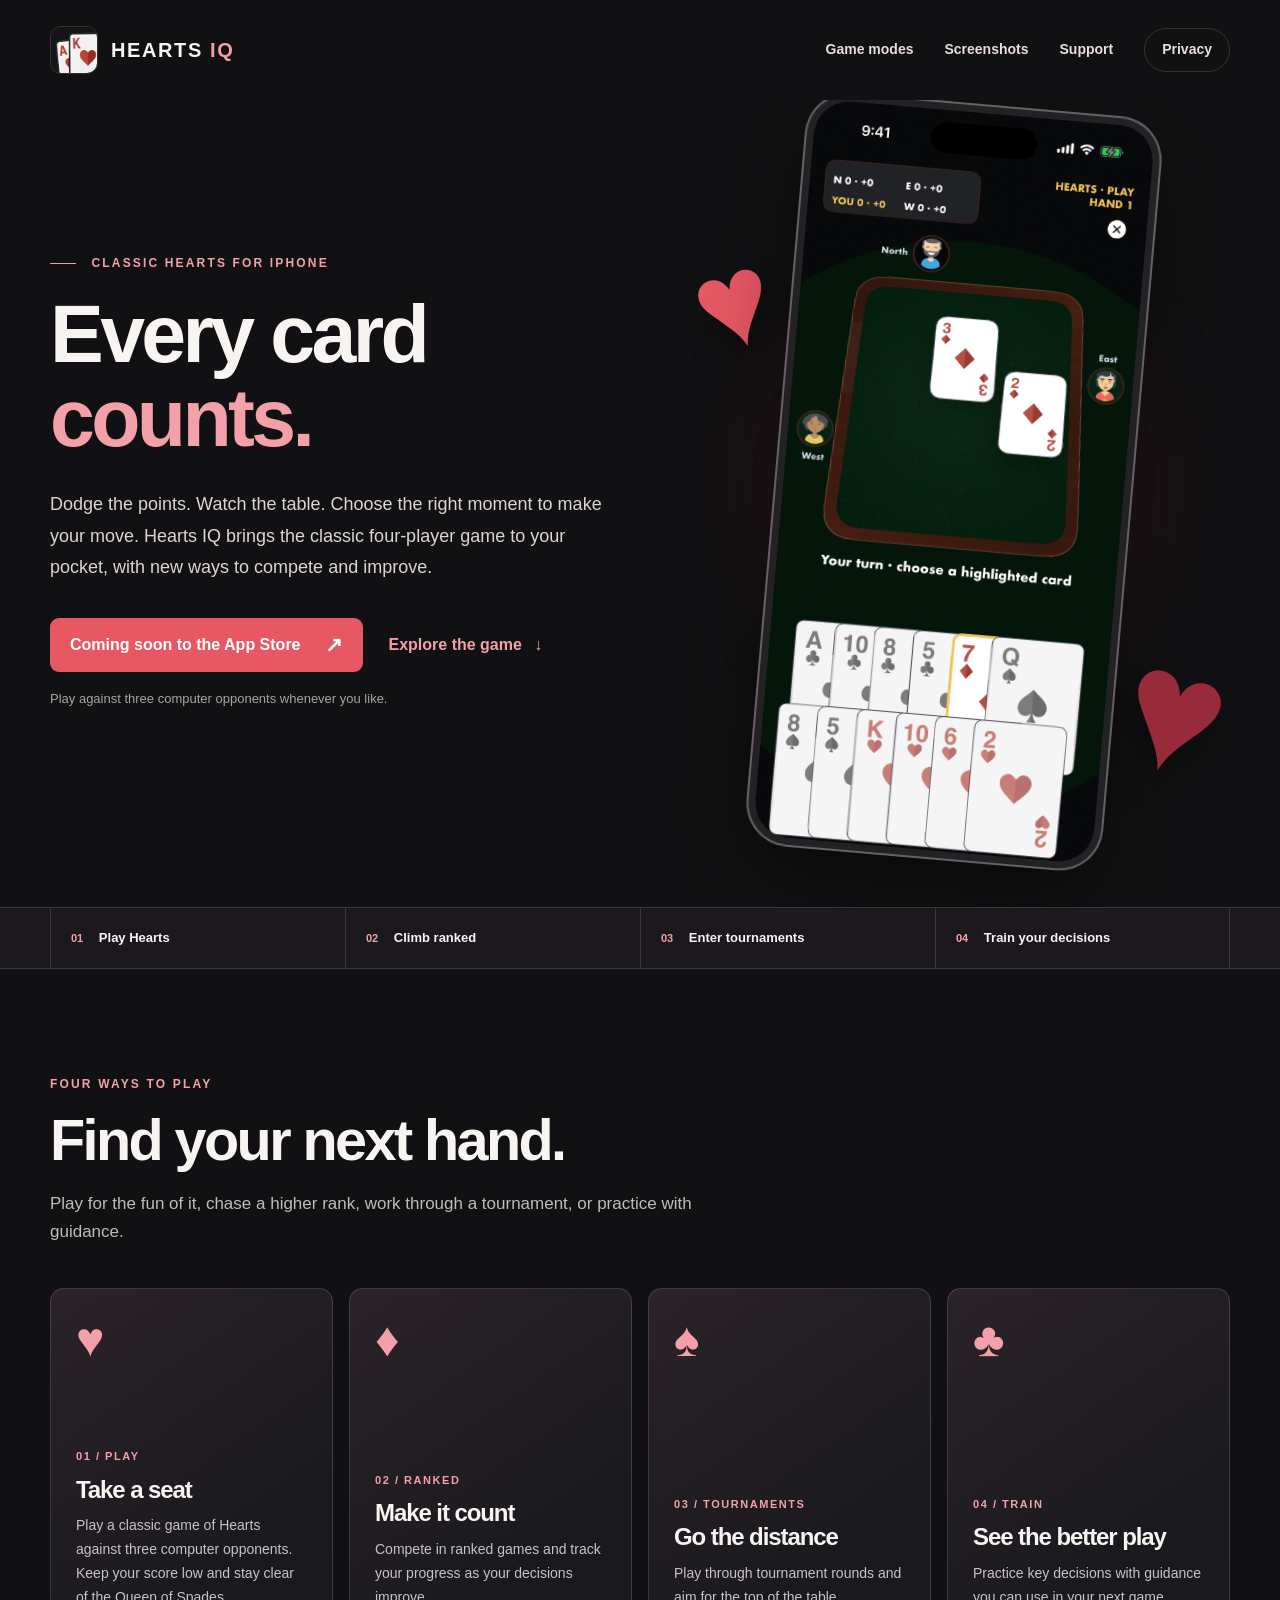
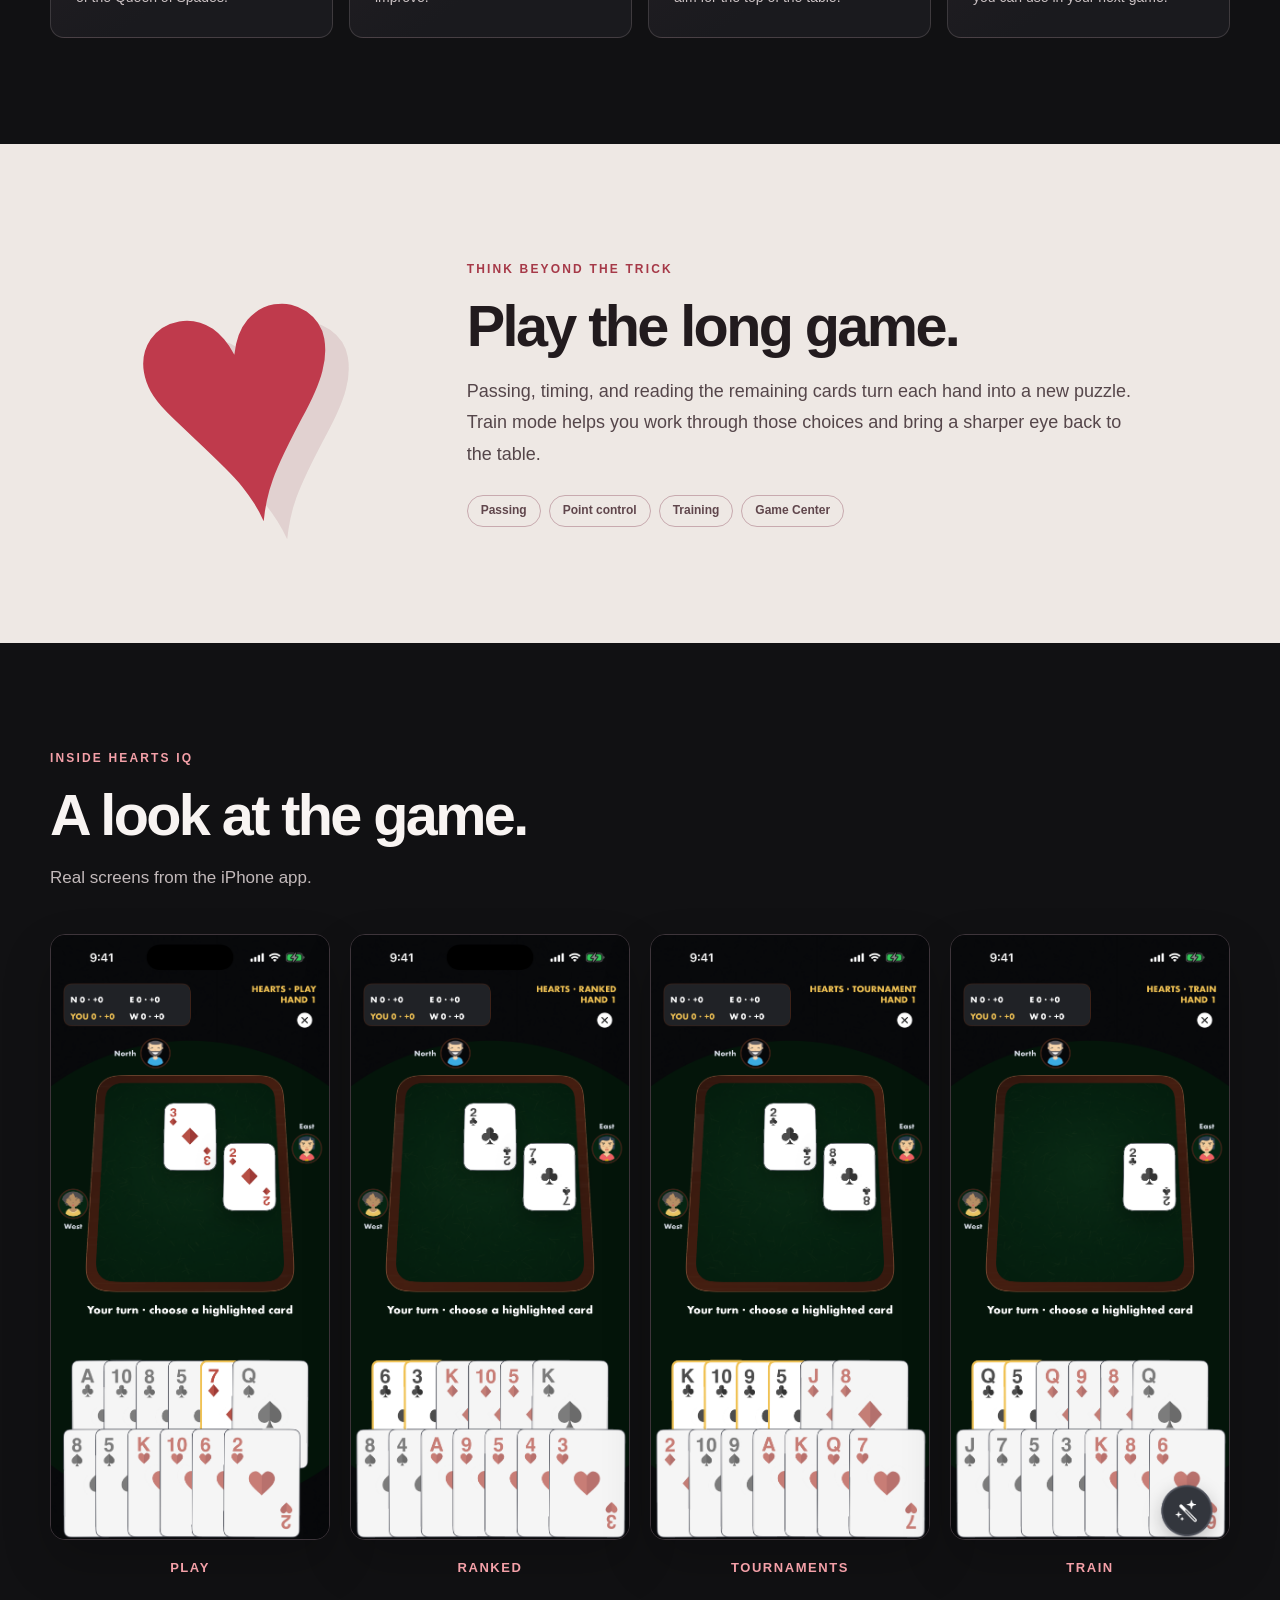
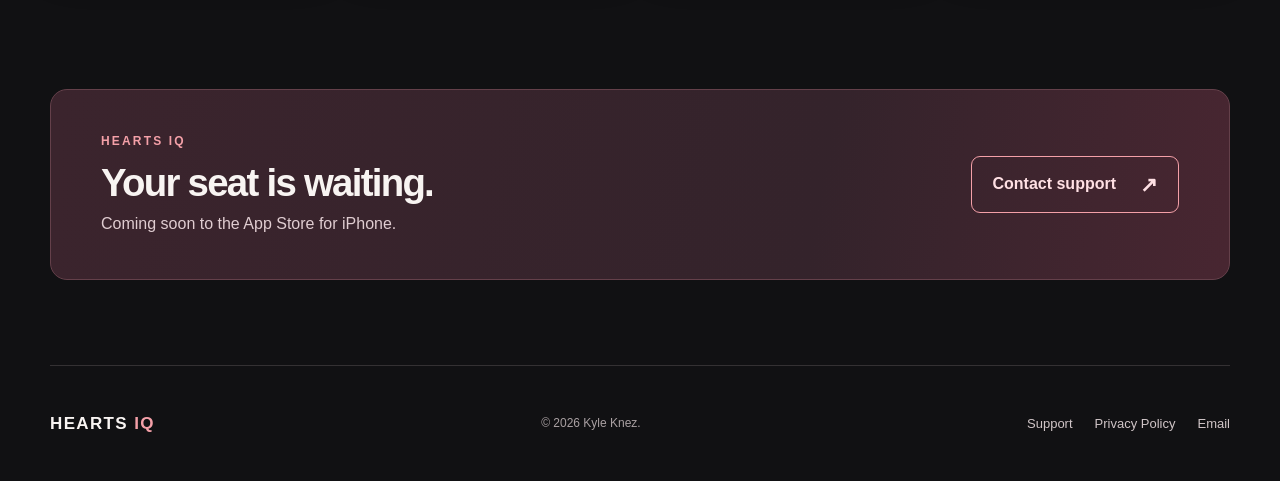
<file: index.html>
<!doctype html>
<html lang="en">
<head>
  <meta charset="utf-8">
  <meta name="viewport" content="width=device-width, initial-scale=1">
  <meta name="theme-color" content="#111113">
  <meta name="description" content="Hearts IQ for iPhone. Play classic Hearts, compete in ranked games and tournaments, and sharpen your decisions in Train mode.">
  <meta property="og:type" content="website">
  <meta property="og:title" content="Hearts IQ | Every card counts">
  <meta property="og:description" content="Play Hearts your way: classic games, ranked competition, tournaments, and training.">
  <meta property="og:image" content="https://knezzy.github.io/hearts-iq-web/site-assets/app-icon.png">
  <meta property="og:url" content="https://knezzy.github.io/hearts-iq-web/">
  <link rel="canonical" href="https://knezzy.github.io/hearts-iq-web/">
  <link rel="icon" type="image/png" href="site-assets/app-icon.png">
  <link rel="stylesheet" href="site-assets/styles.css">
  <title>Hearts IQ | Every card counts</title>
</head>
<body>
  <a class="skip-link" href="#main">Skip to content</a>
  <header class="site-header wrap">
    <a class="brand" href="index.html" aria-label="Hearts IQ home"><img src="site-assets/app-icon.png" width="48" height="48" alt=""><span>HEARTS <b>IQ</b></span></a>
    <nav aria-label="Main navigation">
      <a href="#modes">Game modes</a>
      <a href="#screenshots">Screenshots</a>
      <a href="support.html">Support</a>
      <a class="nav-pill" href="privacy-policy.html">Privacy</a>
    </nav>
  </header>

  <main id="main">
    <section class="hero wrap" aria-labelledby="hero-title">
      <div class="hero-copy">
        <p class="eyebrow"><span class="eyebrow-line"></span> Classic Hearts for iPhone</p>
        <h1 id="hero-title">Every card<br><em>counts.</em></h1>
        <p class="lede">Dodge the points. Watch the table. Choose the right moment to make your move. Hearts IQ brings the classic four-player game to your pocket, with new ways to compete and improve.</p>
        <div class="hero-actions">
          <span class="primary-cta" aria-label="Coming soon to the App Store">Coming soon to the App Store <span aria-hidden="true">↗</span></span>
          <a class="text-cta" href="#modes">Explore the game <span aria-hidden="true">↓</span></a>
        </div>
        <p class="hero-note">Play against three computer opponents whenever you like.</p>
      </div>
      <div class="hero-visual">
        <div class="visual-glow" aria-hidden="true"></div>
        <span class="floating-heart heart-one" aria-hidden="true">♥</span>
        <div class="hero-phone"><img src="site-assets/play.png" alt="Hearts IQ play screen with a four-player card table and a hand of cards" width="1206" height="2622"></div>
        <span class="floating-heart heart-two" aria-hidden="true">♥</span>
      </div>
    </section>

    <div class="highlight-bar"><div class="wrap highlight-inner" aria-label="Game highlights">
      <span><b>01</b> Play Hearts</span><span><b>02</b> Climb ranked</span><span><b>03</b> Enter tournaments</span><span><b>04</b> Train your decisions</span>
    </div></div>

    <section id="modes" class="section wrap" aria-labelledby="modes-title">
      <div class="section-intro"><p class="eyebrow">Four ways to play</p><h2 id="modes-title">Find your next hand.</h2><p>Play for the fun of it, chase a higher rank, work through a tournament, or practice with guidance.</p></div>
      <div class="mode-grid">
        <article class="mode-card"><span class="mode-symbol" aria-hidden="true">♥</span><span class="mode-number">01 / PLAY</span><h3>Take a seat</h3><p>Play a classic game of Hearts against three computer opponents. Keep your score low and stay clear of the Queen of Spades.</p></article>
        <article class="mode-card"><span class="mode-symbol" aria-hidden="true">♦</span><span class="mode-number">02 / RANKED</span><h3>Make it count</h3><p>Compete in ranked games and track your progress as your decisions improve.</p></article>
        <article class="mode-card"><span class="mode-symbol" aria-hidden="true">♠</span><span class="mode-number">03 / TOURNAMENTS</span><h3>Go the distance</h3><p>Play through tournament rounds and aim for the top of the table.</p></article>
        <article class="mode-card"><span class="mode-symbol" aria-hidden="true">♣</span><span class="mode-number">04 / TRAIN</span><h3>See the better play</h3><p>Practice key decisions with guidance you can use in your next game.</p></article>
      </div>
    </section>

    <section class="strategy-section" aria-labelledby="strategy-title"><div class="wrap strategy-grid">
      <div class="strategy-mark" aria-hidden="true">♥</div>
      <div><p class="eyebrow">Think beyond the trick</p><h2 id="strategy-title">Play the long game.</h2><p>Passing, timing, and reading the remaining cards turn each hand into a new puzzle. Train mode helps you work through those choices and bring a sharper eye back to the table.</p><div class="strategy-tags"><span>Passing</span><span>Point control</span><span>Training</span><span>Game Center</span></div></div>
    </div></section>

    <section id="screenshots" class="section wrap screenshots-section" aria-labelledby="shots-title">
      <div class="section-intro"><p class="eyebrow">Inside Hearts IQ</p><h2 id="shots-title">A look at the game.</h2><p>Real screens from the iPhone app.</p></div>
      <div class="screenshot-grid">
        <figure><img src="site-assets/play.png" alt="Hearts IQ Play mode card table" loading="lazy" width="1206" height="2622"><figcaption>Play</figcaption></figure>
        <figure><img src="site-assets/ranked.png" alt="Hearts IQ Ranked mode" loading="lazy" width="1206" height="2622"><figcaption>Ranked</figcaption></figure>
        <figure><img src="site-assets/tournaments.png" alt="Hearts IQ Tournaments mode" loading="lazy" width="1206" height="2622"><figcaption>Tournaments</figcaption></figure>
        <figure><img src="site-assets/train.png" alt="Hearts IQ Train mode" loading="lazy" width="1206" height="2622"><figcaption>Train</figcaption></figure>
      </div>
    </section>

    <section class="closing wrap" aria-labelledby="closing-title"><div class="closing-card"><div><p class="eyebrow">Hearts IQ</p><h2 id="closing-title">Your seat is waiting.</h2><p>Coming soon to the App Store for iPhone.</p></div><a class="outline-cta" href="support.html">Contact support <span aria-hidden="true">↗</span></a></div></section>
  </main>
  <footer class="site-footer wrap"><a class="footer-brand" href="index.html">HEARTS <b>IQ</b></a><p>© 2026 Kyle Knez.</p><div><a href="support.html">Support</a><a href="privacy-policy.html">Privacy Policy</a><a href="mailto:kyleknez4@gmail.com">Email</a></div></footer>
</body>
</html>
</file>
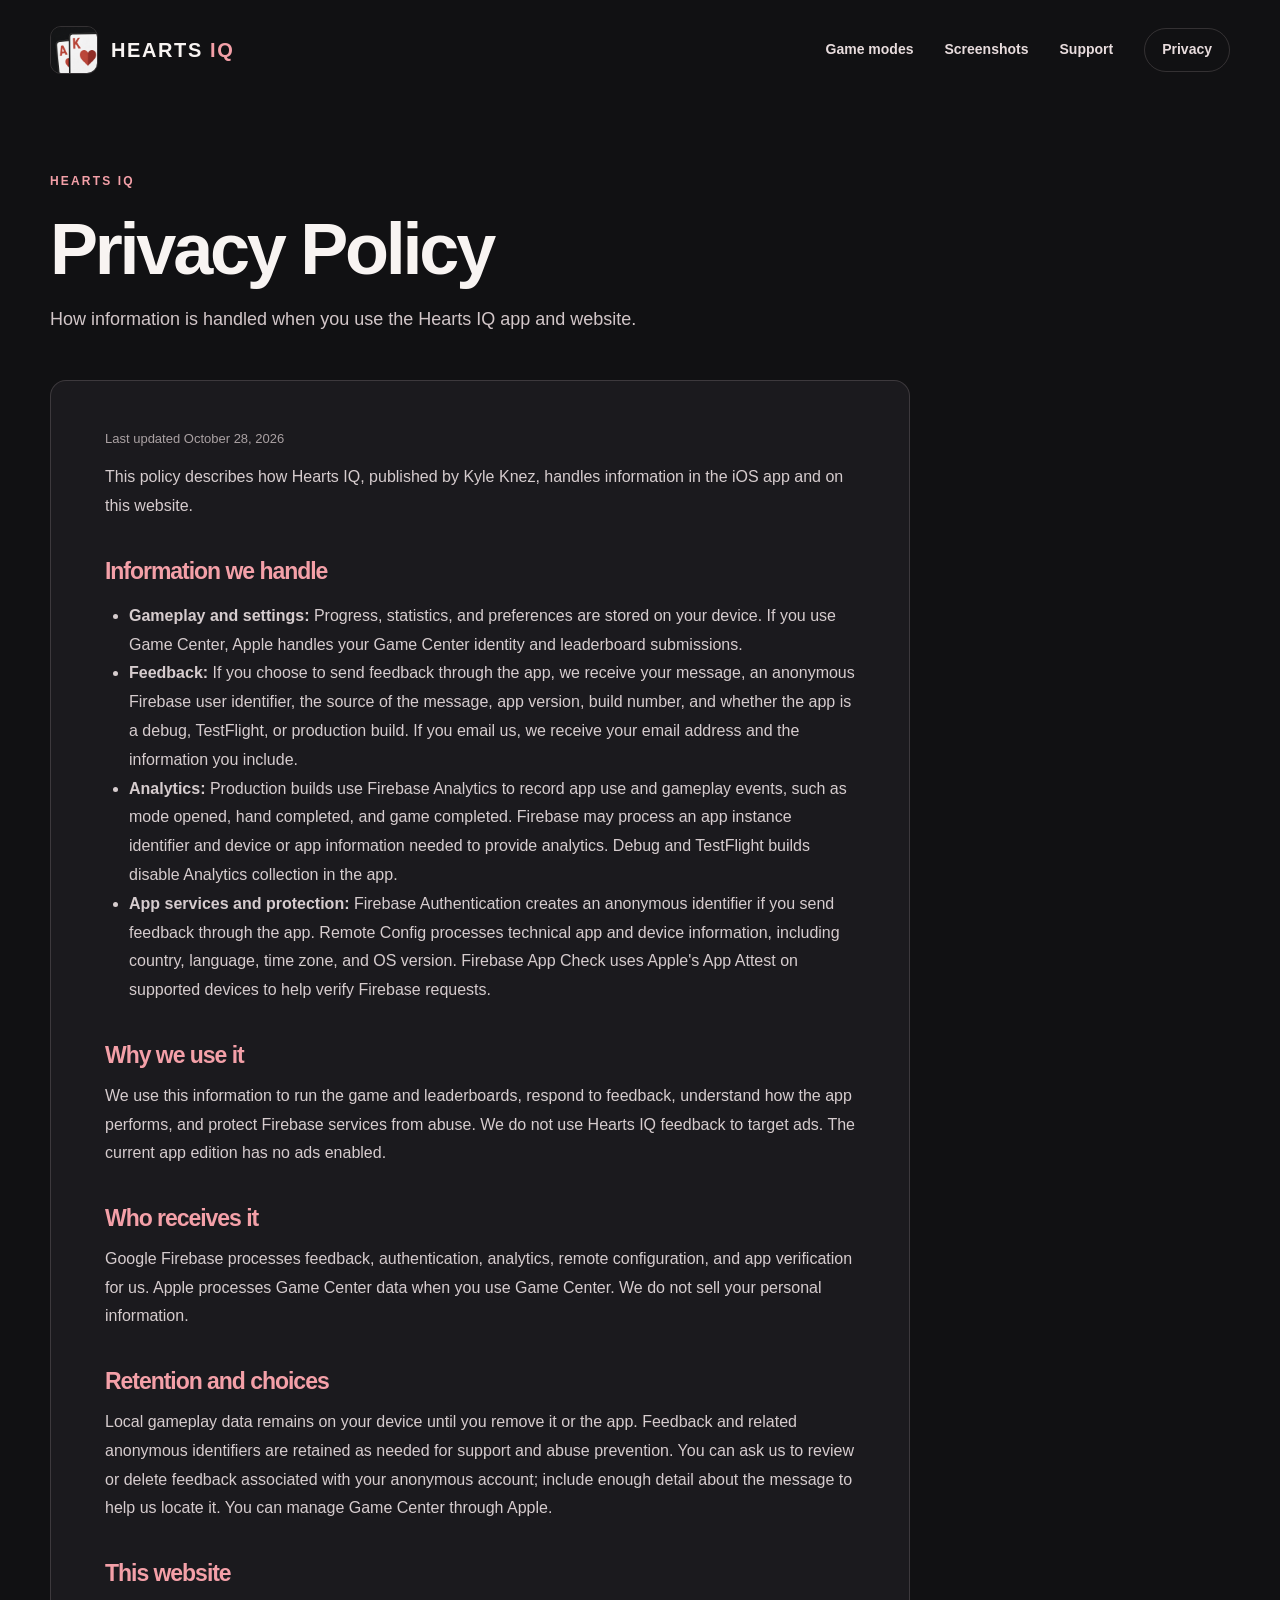
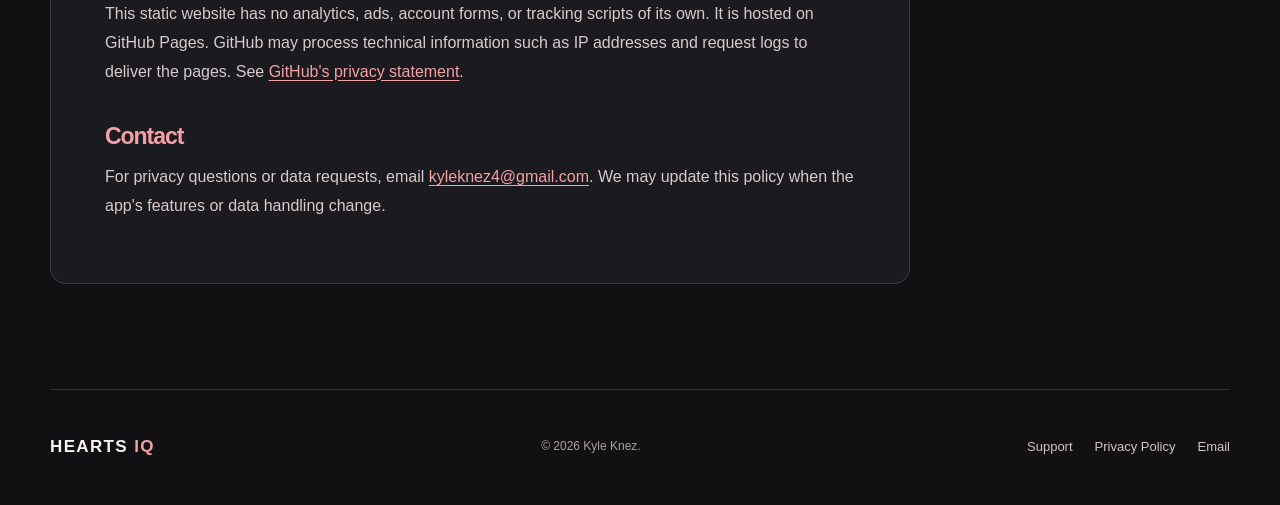
<file: privacy-policy.html>
<!doctype html>
<html lang="en">
<head>
  <meta charset="utf-8"><meta name="viewport" content="width=device-width, initial-scale=1">
  <meta name="theme-color" content="#111113">
  <meta name="description" content="Privacy Policy for the Hearts IQ iOS app and website.">
  <link rel="canonical" href="https://knezzy.github.io/hearts-iq-web/privacy-policy.html">
  <link rel="icon" type="image/png" href="site-assets/app-icon.png">
  <link rel="stylesheet" href="site-assets/styles.css">
  <title>Privacy Policy | Hearts IQ</title>
</head>
<body>
  <a class="skip-link" href="#main">Skip to content</a>
  <header class="site-header wrap">
    <a class="brand" href="index.html" aria-label="Hearts IQ home"><img src="site-assets/app-icon.png" width="48" height="48" alt=""><span>HEARTS <b>IQ</b></span></a>
    <nav aria-label="Main navigation"><a href="index.html#modes">Game modes</a><a href="index.html#screenshots">Screenshots</a><a href="support.html">Support</a><a class="nav-pill" href="privacy-policy.html" aria-current="page">Privacy</a></nav>
  </header>
  <main id="main" class="subpage-main wrap">
    <div class="page-heading"><p class="eyebrow">Hearts IQ</p><h1>Privacy Policy</h1><p>How information is handled when you use the Hearts IQ app and website.</p></div>
    <article class="content-card">
      <p class="meta">Last updated October 28, 2026</p>
      <p>This policy describes how Hearts IQ, published by Kyle Knez, handles information in the iOS app and on this website.</p>
      <h2>Information we handle</h2>
      <ul>
        <li><strong>Gameplay and settings:</strong> Progress, statistics, and preferences are stored on your device. If you use Game Center, Apple handles your Game Center identity and leaderboard submissions.</li>
        <li><strong>Feedback:</strong> If you choose to send feedback through the app, we receive your message, an anonymous Firebase user identifier, the source of the message, app version, build number, and whether the app is a debug, TestFlight, or production build. If you email us, we receive your email address and the information you include.</li>
        <li><strong>Analytics:</strong> Production builds use Firebase Analytics to record app use and gameplay events, such as mode opened, hand completed, and game completed. Firebase may process an app instance identifier and device or app information needed to provide analytics. Debug and TestFlight builds disable Analytics collection in the app.</li>
        <li><strong>App services and protection:</strong> Firebase Authentication creates an anonymous identifier if you send feedback through the app. Remote Config processes technical app and device information, including country, language, time zone, and OS version. Firebase App Check uses Apple's App Attest on supported devices to help verify Firebase requests.</li>
      </ul>
      <h2>Why we use it</h2>
      <p>We use this information to run the game and leaderboards, respond to feedback, understand how the app performs, and protect Firebase services from abuse. We do not use Hearts IQ feedback to target ads. The current app edition has no ads enabled.</p>
      <h2>Who receives it</h2>
      <p>Google Firebase processes feedback, authentication, analytics, remote configuration, and app verification for us. Apple processes Game Center data when you use Game Center. We do not sell your personal information.</p>
      <h2>Retention and choices</h2>
      <p>Local gameplay data remains on your device until you remove it or the app. Feedback and related anonymous identifiers are retained as needed for support and abuse prevention. You can ask us to review or delete feedback associated with your anonymous account; include enough detail about the message to help us locate it. You can manage Game Center through Apple.</p>
      <h2>This website</h2>
      <p>This static website has no analytics, ads, account forms, or tracking scripts of its own. It is hosted on GitHub Pages. GitHub may process technical information such as IP addresses and request logs to deliver the pages. See <a href="https://docs.github.com/en/site-policy/privacy-policies/github-general-privacy-statement" target="_blank" rel="noopener noreferrer">GitHub's privacy statement</a>.</p>
      <h2>Contact</h2>
      <p>For privacy questions or data requests, email <a href="mailto:kyleknez4@gmail.com?subject=Hearts%20IQ%20Privacy">kyleknez4@gmail.com</a>. We may update this policy when the app's features or data handling change.</p>
    </article>
  </main>
  <footer class="site-footer wrap"><a class="footer-brand" href="index.html">HEARTS <b>IQ</b></a><p>© 2026 Kyle Knez.</p><div><a href="support.html">Support</a><a href="privacy-policy.html">Privacy Policy</a><a href="mailto:kyleknez4@gmail.com">Email</a></div></footer>
</body>
</html>
</file>
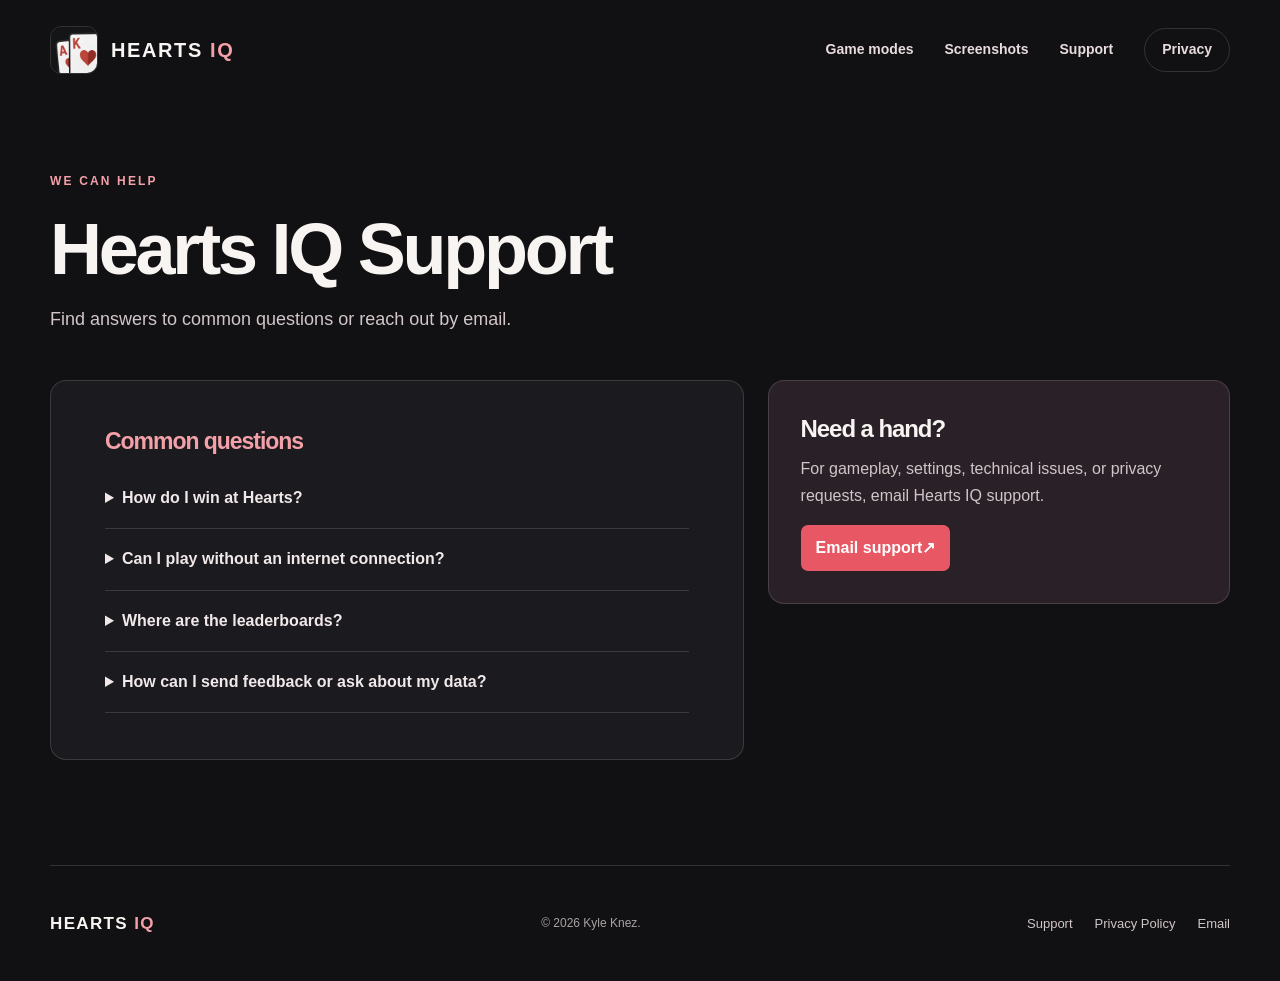
<file: support.html>
<!doctype html>
<html lang="en">
<head>
  <meta charset="utf-8"><meta name="viewport" content="width=device-width, initial-scale=1">
  <meta name="theme-color" content="#111113">
  <meta name="description" content="Support for Hearts IQ on iPhone: gameplay, Game Center, and privacy help.">
  <link rel="canonical" href="https://knezzy.github.io/hearts-iq-web/support.html">
  <link rel="icon" type="image/png" href="site-assets/app-icon.png">
  <link rel="stylesheet" href="site-assets/styles.css">
  <title>Support | Hearts IQ</title>
</head>
<body>
  <a class="skip-link" href="#main">Skip to content</a>
  <header class="site-header wrap">
    <a class="brand" href="index.html" aria-label="Hearts IQ home"><img src="site-assets/app-icon.png" width="48" height="48" alt=""><span>HEARTS <b>IQ</b></span></a>
    <nav aria-label="Main navigation"><a href="index.html#modes">Game modes</a><a href="index.html#screenshots">Screenshots</a><a href="support.html" aria-current="page">Support</a><a class="nav-pill" href="privacy-policy.html">Privacy</a></nav>
  </header>
  <main id="main" class="subpage-main wrap">
    <div class="page-heading"><p class="eyebrow">We can help</p><h1>Hearts IQ Support</h1><p>Find answers to common questions or reach out by email.</p></div>
    <div class="support-grid">
      <section class="content-card" aria-labelledby="faq-title">
        <h2 id="faq-title">Common questions</h2>
        <details><summary>How do I win at Hearts?</summary><p>Keep your score as low as you can. Hearts are worth one point each and the Queen of Spades is worth thirteen. Follow suit when possible and pay attention to which cards have already been played.</p></details>
        <details><summary>Can I play without an internet connection?</summary><p>Play mode works against computer opponents. Game Center features, feedback, and other online services need a connection.</p></details>
        <details><summary>Where are the leaderboards?</summary><p>Hearts IQ uses Apple's Game Center. Make sure you are signed in to Game Center in iPhone Settings, then open the game's rankings. If a leaderboard does not load, check your connection and try again.</p></details>
        <details><summary>How can I send feedback or ask about my data?</summary><p>Email us using the address on this page. Include your iPhone model, iOS version, and a short description when reporting a technical issue. Please do not send passwords or payment details.</p></details>
      </section>
      <aside class="support-aside"><h2>Need a hand?</h2><p>For gameplay, settings, technical issues, or privacy requests, email Hearts IQ support.</p><a href="mailto:kyleknez4@gmail.com?subject=Hearts%20IQ%20Support">Email support <span aria-hidden="true">↗</span></a></aside>
    </div>
  </main>
  <footer class="site-footer wrap"><a class="footer-brand" href="index.html">HEARTS <b>IQ</b></a><p>© 2026 Kyle Knez.</p><div><a href="support.html">Support</a><a href="privacy-policy.html">Privacy Policy</a><a href="mailto:kyleknez4@gmail.com">Email</a></div></footer>
</body>
</html>
</file>
<file: site-assets/styles.css>
:root {
  --bg: #111113;
  --panel: #1c1b1f;
  --panel-strong: #262126;
  --text: #f8f4f2;
  --muted: #c2b9ba;
  --accent: #e75764;
  --accent-soft: #f4a0a8;
  --line: rgba(255, 231, 232, .15);
  --wrap: 1180px;
}
* { box-sizing: border-box; }
html { scroll-behavior: smooth; }
body { margin: 0; background: var(--bg); color: var(--text); font: 16px/1.65 'Avenir Next', -apple-system, BlinkMacSystemFont, 'Segoe UI', sans-serif; }
img { display: block; max-width: 100%; height: auto; }
a { color: inherit; }
a:focus-visible { outline: 2px solid var(--accent-soft); outline-offset: 5px; }
.wrap { width: min(var(--wrap), calc(100% - 48px)); margin-inline: auto; }
.skip-link { position: absolute; left: -9999px; top: 12px; z-index: 10; padding: 8px 12px; background: var(--accent); color: #fff; }
.skip-link:focus { left: 12px; }
.site-header { display: flex; align-items: center; justify-content: space-between; gap: 24px; min-height: 100px; }
.brand { display: inline-flex; align-items: center; gap: 13px; text-decoration: none; font-size: 20px; font-weight: 800; letter-spacing: .08em; white-space: nowrap; }
.brand img { border: 1px solid var(--line); border-radius: 11px; }
.brand b, .footer-brand b { color: var(--accent-soft); }
.site-header nav { display: flex; align-items: center; gap: 31px; }
.site-header nav a { text-decoration: none; color: #e8dcdd; font-size: 14px; font-weight: 600; }
.site-header nav a:hover, .site-footer a:hover { color: var(--accent-soft); }
.site-header nav .nav-pill { border: 1px solid var(--line); border-radius: 999px; padding: 9px 17px; }
h1, h2, h3, p { margin-top: 0; }
h1, h2, h3 { letter-spacing: -.045em; }
.eyebrow { margin: 0 0 20px; color: var(--accent-soft); font-size: 12px; letter-spacing: .18em; text-transform: uppercase; font-weight: 800; }
.eyebrow-line { display: inline-block; width: 26px; height: 1px; background: var(--accent-soft); vertical-align: middle; margin-right: 10px; }
.hero { display: grid; grid-template-columns: 1.04fr .96fr; align-items: center; gap: 30px; min-height: 660px; padding-top: 12px; padding-bottom: 56px; overflow: hidden; }
.hero h1 { font-size: clamp(54px, 6.3vw, 90px); line-height: 1.04; margin-bottom: 28px; font-weight: 800; }
.hero h1 em { color: var(--accent-soft); font-style: normal; }
.lede { max-width: 560px; color: #ddd3d4; font-size: 18px; line-height: 1.75; }
.hero-actions { display: flex; align-items: center; flex-wrap: wrap; gap: 26px; margin-top: 34px; }
.primary-cta, .outline-cta { display: inline-flex; align-items: center; justify-content: space-between; gap: 24px; border-radius: 9px; padding: 14px 20px; font-weight: 800; text-decoration: none; }
.primary-cta { background: var(--accent); color: #fff; cursor: default; }
.primary-cta span, .outline-cta span { font-size: 21px; line-height: 1; }
.text-cta { text-decoration: none; color: var(--accent-soft); font-weight: 700; }
.text-cta span { margin-left: 8px; }
.hero-note { margin: 16px 0 0; color: #aaa1a3; font-size: 13px; }
.hero-visual { position: relative; min-height: 610px; display: flex; justify-content: center; align-items: center; }
.visual-glow { position: absolute; inset: 10% 0; background: radial-gradient(circle, rgba(177, 45, 62, .27), transparent 65%); filter: blur(30px); }
.hero-phone { position: relative; width: min(340px, 70%); transform: rotate(5deg); filter: drop-shadow(0 34px 40px rgba(0, 0, 0, .48)); z-index: 2; }
.hero-phone img { border-radius: 35px; box-shadow: 0 0 0 7px #222124, 0 0 0 9px #676064; }
.floating-heart { position: absolute; z-index: 1; font-family: Georgia, serif; color: var(--accent); line-height: 1; text-shadow: 0 25px 30px rgba(0,0,0,.3); }
.heart-one { left: 3%; top: 17%; font-size: 130px; transform: rotate(-18deg); }
.heart-two { right: 1%; bottom: 7%; font-size: 170px; transform: rotate(17deg); color: #982b3a; z-index: 3; }
.highlight-bar { border-top: 1px solid var(--line); border-bottom: 1px solid var(--line); background: #1b191d; }
.highlight-inner { display: grid; grid-template-columns: repeat(4, 1fr); }
.highlight-inner span { padding: 19px 20px; border-left: 1px solid var(--line); font-size: 13px; font-weight: 700; white-space: nowrap; }
.highlight-inner span:last-child { border-right: 1px solid var(--line); }
.highlight-inner b { margin-right: 12px; color: var(--accent-soft); font-size: 11px; }
.section { padding-top: 106px; padding-bottom: 106px; }
.section-intro { max-width: 710px; margin-bottom: 42px; }
.section-intro .eyebrow { margin-bottom: 14px; }
.section-intro h2, .strategy-grid h2, .closing h2 { font-size: clamp(36px, 4.5vw, 59px); line-height: 1.13; margin-bottom: 16px; font-weight: 800; }
.section-intro p:not(.eyebrow) { color: var(--muted); font-size: 17px; margin-bottom: 0; }
.mode-grid { display: grid; grid-template-columns: repeat(4, 1fr); gap: 16px; }
.mode-card { min-height: 350px; padding: 27px 25px; background: linear-gradient(145deg, #2b2329, #1a1a1e 72%); border: 1px solid var(--line); border-radius: 14px; display: flex; flex-direction: column; align-items: flex-start; }
.mode-symbol { font: 48px/1 Georgia, serif; color: var(--accent-soft); margin-bottom: auto; }
.mode-number { margin-top: 35px; color: var(--accent-soft); font-size: 11px; font-weight: 800; letter-spacing: .14em; }
.mode-card h3 { font-size: 24px; line-height: 1.2; margin: 10px 0; font-weight: 800; }
.mode-card p { color: #cbc2c4; font-size: 14px; line-height: 1.7; margin-bottom: 0; }
.strategy-section { background: #eee8e4; color: #221b1e; overflow: hidden; }
.strategy-grid { display: grid; grid-template-columns: .5fr 1fr; align-items: center; gap: 35px; min-height: 450px; padding-top: 64px; padding-bottom: 64px; }
.strategy-grid .eyebrow { color: #a63948; margin-bottom: 15px; }
.strategy-grid h2 { max-width: 660px; }
.strategy-grid p:not(.eyebrow) { max-width: 680px; font-size: 18px; line-height: 1.75; color: #55464a; }
.strategy-mark { font-family: Georgia, serif; font-size: clamp(270px, 29vw, 460px); line-height: 1; color: #bf3a4c; text-align: center; text-shadow: 20px 22px 0 rgba(108, 18, 35, .1); transform: rotate(-10deg); }
.strategy-tags { display: flex; flex-wrap: wrap; gap: 8px; margin-top: 25px; }
.strategy-tags span { border: 1px solid #c8aaaf; border-radius: 999px; padding: 5px 13px; color: #60464c; font-size: 12px; font-weight: 700; }
.screenshots-section { padding-bottom: 110px; }
.screenshot-grid { display: grid; grid-template-columns: repeat(4, 1fr); gap: 20px; }
.screenshot-grid figure { margin: 0; }
.screenshot-grid img { width: 100%; border: 1px solid #3e353b; border-radius: 15px; box-shadow: 0 22px 50px rgba(0, 0, 0, .2); }
.screenshot-grid figcaption { margin-top: 17px; color: var(--accent-soft); font-size: 13px; text-transform: uppercase; letter-spacing: .12em; font-weight: 800; text-align: center; }
.closing { padding-bottom: 85px; }
.closing-card { display: flex; align-items: center; justify-content: space-between; gap: 25px; padding: 42px 50px; background: linear-gradient(100deg, #3b242d, #34232b 65%, #482631); border: 1px solid #64404a; border-radius: 17px; }
.closing-card .eyebrow { margin-bottom: 10px; }
.closing-card h2 { font-size: clamp(34px, 3vw, 45px); margin-bottom: 6px; }
.closing-card p:last-child { margin-bottom: 0; color: #e0cdd1; }
.outline-cta { border: 1px solid var(--accent-soft); color: #ffe0e4; white-space: nowrap; }
.outline-cta:hover { background: var(--accent); color: #fff; }
.site-footer { display: flex; align-items: center; justify-content: space-between; gap: 25px; min-height: 116px; border-top: 1px solid var(--line); }
.footer-brand { text-decoration: none; font-size: 17px; font-weight: 800; letter-spacing: .08em; white-space: nowrap; }
.site-footer p { margin: 0; color: #aaa1a3; font-size: 12px; }
.site-footer>div { display: flex; gap: 22px; }
.site-footer>div a { color: #d0c5c7; text-decoration: none; font-size: 13px; white-space: nowrap; }
.subpage-main { padding-top: 30px; padding-bottom: 105px; }
.page-heading { max-width: 760px; margin: 42px 0 45px; }
.page-heading h1 { margin: 0 0 18px; font-size: clamp(44px, 5.7vw, 72px); line-height: 1.05; font-weight: 800; }
.page-heading p:not(.eyebrow) { color: #d2c6c8; font-size: 18px; }
.content-card { max-width: 860px; padding: 46px 54px; background: #1b1a1e; border: 1px solid var(--line); border-radius: 16px; }
.content-card h2 { margin: 36px 0 12px; color: var(--accent-soft); font-size: 23px; line-height: 1.25; font-weight: 800; }
.content-card h2:first-child { margin-top: 0; }
.content-card p, .content-card li { color: #d6ccce; line-height: 1.8; }
.content-card ul { padding-left: 24px; }
.content-card a { color: var(--accent-soft); text-underline-offset: 3px; }
.meta { color: #aaa1a3 !important; font-size: 13px; }
.support-grid { display: grid; grid-template-columns: 1.2fr .8fr; gap: 24px; align-items: start; }
.support-grid .content-card { max-width: none; }
.support-aside { padding: 32px; background: #292127; border: 1px solid var(--line); border-radius: 16px; }
.support-aside h2 { margin: 0 0 12px; font-size: 24px; line-height: 1.3; font-weight: 800; }
.support-aside p { color: #d1c5c8; }
.support-aside a { display: inline-flex; padding: 10px 15px; background: var(--accent); color: #fff; text-decoration: none; border-radius: 7px; font-weight: 800; }
.content-card details { padding: 17px 0; border-bottom: 1px solid var(--line); }
.content-card summary { cursor: pointer; color: #f0e8e9; font-weight: 700; }
.content-card details p { margin: 12px 0 0; }
@media (max-width: 1000px) { .mode-grid, .screenshot-grid { grid-template-columns: repeat(2, 1fr); } .mode-card { min-height: 270px; } }
@media (max-width: 950px) { .hero { grid-template-columns: 1fr; min-height: 0; padding-bottom: 60px; } .hero-copy { padding-top: 40px; } .hero-visual { min-height: 490px; } .hero-phone { width: 280px; } .highlight-inner { grid-template-columns: repeat(2, 1fr); } .highlight-inner span:nth-child(n+3) { border-top: 1px solid var(--line); } .strategy-grid { grid-template-columns: .35fr 1fr; } .support-grid { grid-template-columns: 1fr; } .site-footer { flex-wrap: wrap; padding-top: 25px; padding-bottom: 25px; } }
@media (max-width: 650px) { .wrap { width: min(var(--wrap), calc(100% - 32px)); } .site-header { min-height: 80px; align-items: flex-start; padding-top: 16px; flex-direction: column; gap: 17px; } .brand img { width: 38px; height: 38px; } .brand { font-size: 17px; } .site-header nav { gap: 14px; flex-wrap: wrap; } .site-header nav a { font-size: 12px; } .site-header nav .nav-pill { padding: 3px 11px; } .hero-copy { padding-top: 58px; } .hero h1 { font-size: clamp(48px, 12vw, 68px); } .lede { font-size: 16px; } .hero-actions { gap: 15px; } .primary-cta { font-size: 13px; } .hero-visual { min-height: 420px; } .hero-phone { width: 225px; } .heart-one { left: 1%; top: 14%; font-size: 80px; } .heart-two { right: 1%; bottom: 9%; font-size: 110px; } .highlight-inner span { padding: 12px 9px; font-size: 10px; } .highlight-inner b { margin-right: 6px; } .section { padding-top: 72px; padding-bottom: 70px; } .section-intro { margin-bottom: 28px; } .mode-grid { grid-template-columns: 1fr; } .mode-card { padding: 25px; min-height: 235px; } .strategy-grid { display: block; padding-top: 60px; padding-bottom: 65px; } .strategy-mark { float: right; font-size: 160px; line-height: .8; opacity: .17; } .strategy-grid p:not(.eyebrow) { font-size: 16px; } .screenshot-grid { grid-template-columns: 1fr; max-width: 430px; margin: auto; } .screenshot-grid figure { margin-bottom: 17px; } .closing-card { display: block; padding: 28px; } .outline-cta { margin-top: 25px; } .site-footer { display: block; } .site-footer p { margin: 12px 0; } .site-footer>div { flex-wrap: wrap; } .page-heading { margin-top: 60px; } .content-card { padding: 27px 22px; } .support-aside { padding: 25px; } }
@media (prefers-reduced-motion: reduce) { html { scroll-behavior: auto; } }
</file>
